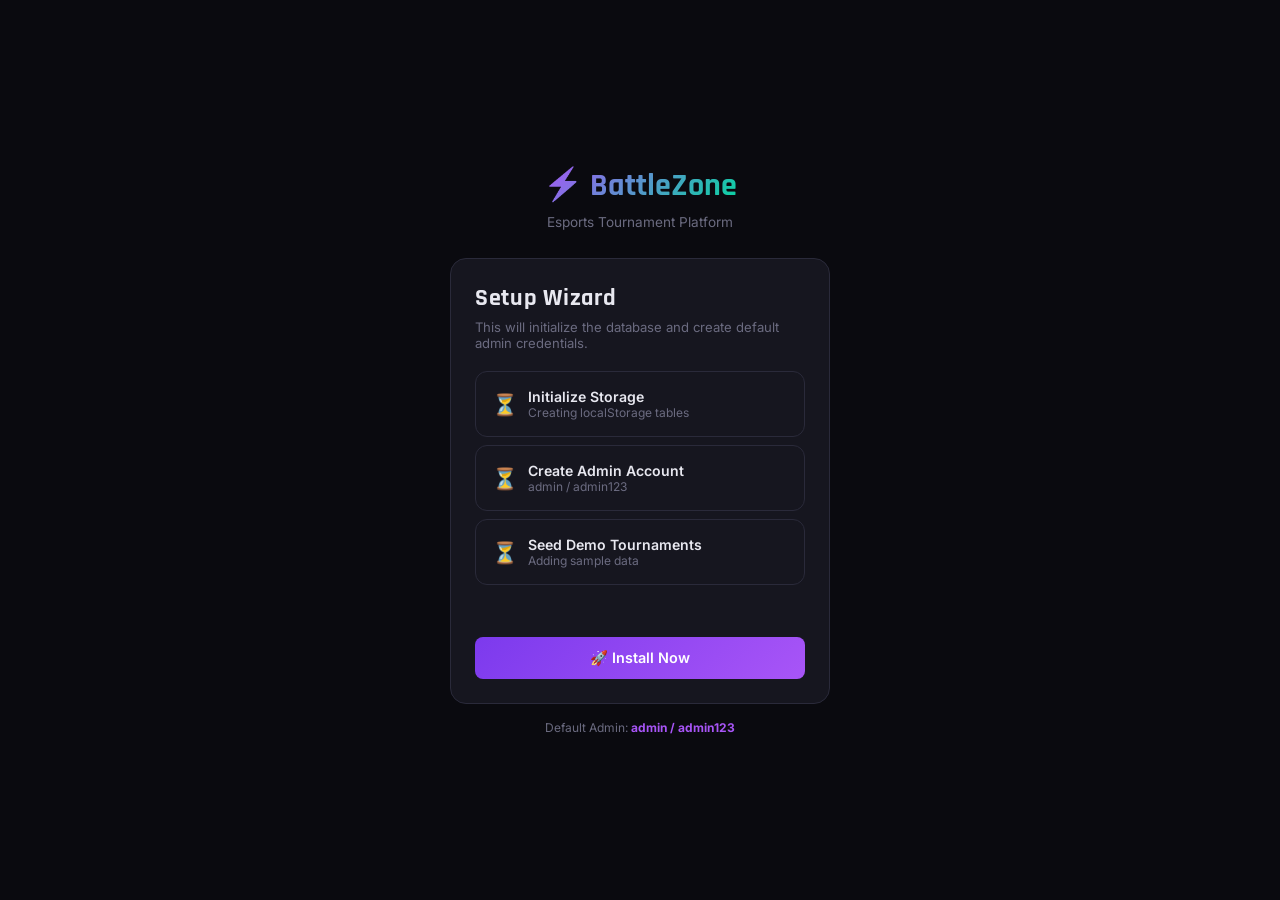
<file: esports/install.html>
<!DOCTYPE html>
<html lang="en">
<head>
<meta charset="UTF-8"><meta name="viewport" content="width=device-width,initial-scale=1">
<title>BattleZone – Install</title>
<link rel="stylesheet" href="css/style.css">
</head>
<body>
<div class="auth-wrap">
  <div class="auth-logo">⚡ BattleZone</div>
  <p class="auth-sub">Esports Tournament Platform</p>
  <div class="auth-card">
    <h2 style="margin-bottom:6px">Setup Wizard</h2>
    <p style="font-size:0.82rem;color:var(--muted);margin-bottom:20px">This will initialize the database and create default admin credentials.</p>
    <div id="steps">
      <div class="card" style="margin-bottom:8px">
        <div style="display:flex;align-items:center;gap:10px">
          <span id="s1" style="font-size:1.3rem">⏳</span>
          <div><div style="font-size:0.88rem;font-weight:600">Initialize Storage</div>
          <div style="font-size:0.75rem;color:var(--muted)">Creating localStorage tables</div></div>
        </div>
      </div>
      <div class="card" style="margin-bottom:8px">
        <div style="display:flex;align-items:center;gap:10px">
          <span id="s2" style="font-size:1.3rem">⏳</span>
          <div><div style="font-size:0.88rem;font-weight:600">Create Admin Account</div>
          <div style="font-size:0.75rem;color:var(--muted)">admin / admin123</div></div>
        </div>
      </div>
      <div class="card" style="margin-bottom:8px">
        <div style="display:flex;align-items:center;gap:10px">
          <span id="s3" style="font-size:1.3rem">⏳</span>
          <div><div style="font-size:0.88rem;font-weight:600">Seed Demo Tournaments</div>
          <div style="font-size:0.75rem;color:var(--muted)">Adding sample data</div></div>
        </div>
      </div>
    </div>
    <div id="msg" style="margin:16px 0;text-align:center;font-size:0.85rem;min-height:20px"></div>
    <button class="btn btn-primary" id="installBtn" onclick="runInstall()">🚀 Install Now</button>
    <div id="doneSection" style="display:none;margin-top:12px">
      <a href="admin/login.html" class="btn btn-success" style="margin-bottom:8px">Go to Admin Panel →</a>
      <a href="login.html" class="btn btn-outline">Go to User App →</a>
    </div>
  </div>
  <p style="margin-top:16px;font-size:0.75rem;color:var(--muted)">Default Admin: <strong style="color:var(--accent2)">admin / admin123</strong></p>
</div>
<script src="js/app.js"></script>
<script>
function step(id, done) {
  document.getElementById(id).textContent = done ? '✅' : '⏳';
}
async function sleep(ms) { return new Promise(r => setTimeout(r, ms)); }
async function runInstall() {
  const btn = document.getElementById('installBtn');
  btn.disabled = true; btn.textContent = 'Installing...';
  const msg = document.getElementById('msg');

  await sleep(600);
  // Step 1
  localStorage.clear();
  DB.set('users', []);
  DB.set('tournaments', []);
  DB.set('participants', []);
  DB.set('transactions', []);
  step('s1', true); msg.textContent = 'Storage initialized...';

  await sleep(600);
  // Step 2 – Admin
  DB.set('admins', [{ id: 1, username: 'admin', password: 'admin123' }]);
  step('s2', true); msg.textContent = 'Admin created...';

  await sleep(600);
  // Step 3 – Demo tournaments
  const now = Date.now();
  const demos = [
    { id: now+1, title: 'BGMI Pro League S1', game_name: 'BGMI', entry_fee: 50, prize_pool: 5000, match_time: new Date(Date.now()+86400000*2).toISOString(), commission_pct: 20, status: 'upcoming', room_id: '', room_password: '', winner_id: null, created_at: new Date().toISOString() },
    { id: now+2, title: 'Free Fire Grand Cup', game_name: 'Free Fire', entry_fee: 30, prize_pool: 3000, match_time: new Date(Date.now()+86400000).toISOString(), commission_pct: 20, status: 'live', room_id: 'FF2024', room_password: 'ff@123', winner_id: null, created_at: new Date().toISOString() },
    { id: now+3, title: 'Valorant Open', game_name: 'Valorant', entry_fee: 100, prize_pool: 10000, match_time: new Date(Date.now()+86400000*5).toISOString(), commission_pct: 15, status: 'upcoming', room_id: '', room_password: '', winner_id: null, created_at: new Date().toISOString() },
    { id: now+4, title: 'COD Mobile Blitz', game_name: 'COD Mobile', entry_fee: 25, prize_pool: 2000, match_time: new Date(Date.now()-86400000).toISOString(), commission_pct: 20, status: 'completed', room_id: 'COD99', room_password: 'cod@99', winner_id: null, created_at: new Date().toISOString() },
  ];
  DB.set('tournaments', demos);
  DB.set('installed', true);
  step('s3', true);
  msg.style.color = 'var(--accent3)';
  msg.textContent = '✅ Installation complete!';
  btn.style.display = 'none';
  document.getElementById('doneSection').style.display = 'block';
}
</script>
</body>
</html>
</file>
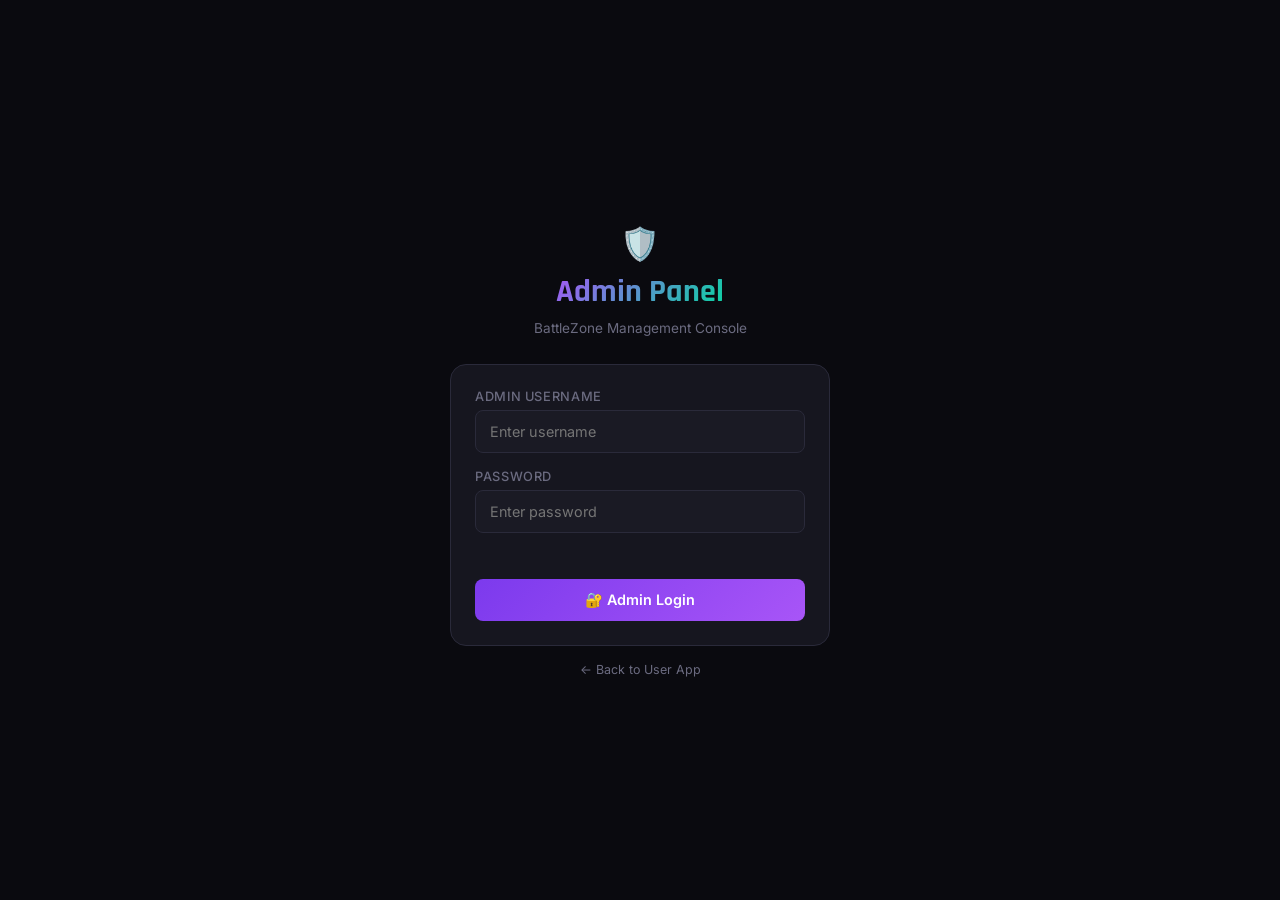
<file: esports/admin/login.html>
<!DOCTYPE html>
<html lang="en">
<head>
<meta charset="UTF-8"><meta name="viewport" content="width=device-width,initial-scale=1">
<title>BattleZone – Admin Login</title>
<link rel="stylesheet" href="../css/style.css">
</head>
<body>
<div class="auth-wrap">
  <div style="font-size:2rem;margin-bottom:8px">🛡️</div>
  <div class="auth-logo">Admin Panel</div>
  <p class="auth-sub">BattleZone Management Console</p>

  <div class="auth-card">
    <div class="form-group">
      <label class="form-label">Admin Username</label>
      <input class="form-input" type="text" id="user" placeholder="Enter username" autocomplete="username">
    </div>
    <div class="form-group">
      <label class="form-label">Password</label>
      <input class="form-input" type="password" id="pass" placeholder="Enter password" autocomplete="current-password">
    </div>
    <div id="err" style="font-size:0.82rem;color:var(--red);margin-bottom:12px;min-height:18px"></div>
    <button class="btn btn-primary" onclick="doLogin()">🔐 Admin Login</button>
  </div>

  <a href="../index.html" style="margin-top:16px;font-size:0.78rem;color:var(--muted);text-decoration:none">← Back to User App</a>
</div>

<script src="../js/app.js"></script>
<script>
  if (DB.get('currentAdmin')) window.location.href = 'index.html';

  function doLogin() {
    const u = document.getElementById('user').value.trim();
    const p = document.getElementById('pass').value;
    const err = document.getElementById('err');
    if (!u || !p) { err.textContent = 'Please fill all fields'; return; }
    const admins = DB.get('admins') || [];
    const admin = admins.find(a => a.username === u && a.password === p);
    if (!admin) { err.textContent = '❌ Invalid credentials'; return; }
    DB.set('currentAdmin', admin);
    window.location.href = 'index.html';
  }

  document.addEventListener('keydown', e => { if (e.key === 'Enter') doLogin(); });
</script>
</body>
</html>
</file>
<file: esports/css/style.css>
/* ── Reset & Base ─────────────────────────────────────────────────────────── */
@import url('https://fonts.googleapis.com/css2?family=Rajdhani:wght@400;500;600;700&family=Inter:wght@300;400;500;600&display=swap');

*, *::before, *::after { box-sizing: border-box; margin: 0; padding: 0; }

:root {
  --bg: #0a0a0f;
  --bg2: #111118;
  --bg3: #1a1a24;
  --card: #16161f;
  --border: #2a2a3a;
  --accent: #7c3aed;
  --accent2: #a855f7;
  --accent3: #06d6a0;
  --red: #ef4444;
  --yellow: #f59e0b;
  --text: #e8e8f0;
  --muted: #6b6b80;
  --radius: 12px;
  --shadow: 0 4px 24px rgba(0,0,0,0.4);
}

html { overflow-x: hidden; }
body {
  font-family: 'Inter', sans-serif;
  background: var(--bg);
  color: var(--text);
  min-height: 100vh;
  user-select: none;
  -webkit-user-select: none;
  overflow-x: hidden;
}

/* ── Typography ───────────────────────────────────────────────────────────── */
h1,h2,h3,h4 { font-family: 'Rajdhani', sans-serif; font-weight: 700; letter-spacing: 0.03em; }
h1 { font-size: 2rem; }
h2 { font-size: 1.5rem; }
h3 { font-size: 1.2rem; }

/* ── Layout ───────────────────────────────────────────────────────────────── */
.container { max-width: 480px; margin: 0 auto; padding: 0 16px; }
.page-wrap { padding-bottom: 80px; }

/* ── Navbar ───────────────────────────────────────────────────────────────── */
.navbar {
  position: sticky; top: 0; z-index: 100;
  background: rgba(10,10,15,0.95);
  backdrop-filter: blur(12px);
  border-bottom: 1px solid var(--border);
  padding: 14px 20px;
  display: flex; align-items: center; justify-content: space-between;
}
.navbar-brand {
  font-family: 'Rajdhani', sans-serif;
  font-size: 1.4rem; font-weight: 700;
  background: linear-gradient(135deg, var(--accent2), var(--accent3));
  -webkit-background-clip: text; -webkit-text-fill-color: transparent;
  background-clip: text;
}
.navbar-wallet {
  font-size: 0.85rem; color: var(--accent3);
  background: rgba(6,214,160,0.1);
  border: 1px solid rgba(6,214,160,0.2);
  padding: 5px 12px; border-radius: 20px;
  font-weight: 600;
}

/* ── Bottom Nav ───────────────────────────────────────────────────────────── */
.bottom-nav {
  position: fixed; bottom: 0; left: 50%; transform: translateX(-50%);
  width: 100%; max-width: 480px;
  background: rgba(17,17,24,0.98);
  backdrop-filter: blur(12px);
  border-top: 1px solid var(--border);
  display: flex; z-index: 100;
}
.bottom-nav a {
  flex: 1; display: flex; flex-direction: column; align-items: center;
  padding: 10px 0; text-decoration: none; color: var(--muted);
  font-size: 0.65rem; font-weight: 500; gap: 4px;
  transition: color 0.2s;
}
.bottom-nav a.active, .bottom-nav a:hover { color: var(--accent2); }
.bottom-nav a svg { width: 22px; height: 22px; }

/* ── Cards ────────────────────────────────────────────────────────────────── */
.card {
  background: var(--card);
  border: 1px solid var(--border);
  border-radius: var(--radius);
  padding: 16px;
  margin-bottom: 12px;
}
.card-highlight {
  background: linear-gradient(135deg, rgba(124,58,237,0.15), rgba(168,85,247,0.08));
  border-color: rgba(124,58,237,0.3);
}

/* ── Tournament Card ──────────────────────────────────────────────────────── */
.t-card {
  background: var(--card);
  border: 1px solid var(--border);
  border-radius: var(--radius);
  padding: 16px;
  margin-bottom: 14px;
  position: relative;
  overflow: hidden;
}
.t-card::before {
  content: '';
  position: absolute; top: 0; left: 0; right: 0; height: 2px;
  background: linear-gradient(90deg, var(--accent), var(--accent3));
}
.t-card-title { font-family: 'Rajdhani', sans-serif; font-size: 1.1rem; font-weight: 700; margin-bottom: 4px; }
.t-card-game { font-size: 0.75rem; color: var(--accent2); font-weight: 500; text-transform: uppercase; letter-spacing: 0.08em; margin-bottom: 12px; }
.t-card-row { display: flex; justify-content: space-between; margin-bottom: 8px; }
.t-card-stat { text-align: center; }
.t-card-stat-val { font-family: 'Rajdhani', sans-serif; font-size: 1rem; font-weight: 700; color: var(--accent3); }
.t-card-stat-lbl { font-size: 0.65rem; color: var(--muted); text-transform: uppercase; letter-spacing: 0.06em; }
.t-card-time { font-size: 0.75rem; color: var(--muted); margin-bottom: 12px; }

/* ── Buttons ──────────────────────────────────────────────────────────────── */
.btn {
  display: inline-flex; align-items: center; justify-content: center;
  padding: 12px 20px; border-radius: 8px; border: none;
  font-family: 'Inter', sans-serif; font-size: 0.9rem; font-weight: 600;
  cursor: pointer; transition: all 0.2s; text-decoration: none;
  gap: 6px; width: 100%;
}
.btn-primary {
  background: linear-gradient(135deg, var(--accent), var(--accent2));
  color: white;
}
.btn-primary:hover { opacity: 0.9; transform: translateY(-1px); }
.btn-outline {
  background: transparent;
  border: 1px solid var(--accent);
  color: var(--accent2);
}
.btn-success {
  background: linear-gradient(135deg, #059669, var(--accent3));
  color: white;
}
.btn-danger { background: var(--red); color: white; }
.btn-sm { padding: 8px 14px; font-size: 0.8rem; width: auto; }
.btn:disabled { opacity: 0.5; cursor: not-allowed; transform: none !important; }

/* ── Forms ────────────────────────────────────────────────────────────────── */
.form-group { margin-bottom: 16px; }
.form-label { display: block; font-size: 0.8rem; color: var(--muted); margin-bottom: 6px; font-weight: 500; text-transform: uppercase; letter-spacing: 0.05em; }
.form-input {
  width: 100%; padding: 12px 14px;
  background: var(--bg3); border: 1px solid var(--border);
  border-radius: 8px; color: var(--text);
  font-family: 'Inter', sans-serif; font-size: 0.9rem;
  transition: border-color 0.2s;
}
.form-input:focus { outline: none; border-color: var(--accent); }
.form-input option { background: var(--bg3); }
select.form-input { cursor: pointer; }

/* ── Tabs ─────────────────────────────────────────────────────────────────── */
.tabs { display: flex; background: var(--bg3); border-radius: 10px; padding: 4px; margin-bottom: 16px; }
.tab-btn {
  flex: 1; padding: 10px; border: none; background: none;
  color: var(--muted); font-size: 0.85rem; font-weight: 600;
  border-radius: 7px; cursor: pointer; transition: all 0.2s;
  font-family: 'Inter', sans-serif;
}
.tab-btn.active { background: var(--accent); color: white; }
.tab-content { display: none; }
.tab-content.active { display: block; }

/* ── Status Badge ─────────────────────────────────────────────────────────── */
.badge {
  display: inline-block; padding: 3px 10px; border-radius: 20px;
  font-size: 0.7rem; font-weight: 600; letter-spacing: 0.05em;
}
.badge-upcoming { background: rgba(245,158,11,0.15); color: var(--yellow); border: 1px solid rgba(245,158,11,0.3); }
.badge-live { background: rgba(239,68,68,0.15); color: var(--red); border: 1px solid rgba(239,68,68,0.3); animation: pulse 1.5s infinite; }
.badge-completed { background: rgba(6,214,160,0.15); color: var(--accent3); border: 1px solid rgba(6,214,160,0.3); }
@keyframes pulse { 0%,100% { opacity: 1; } 50% { opacity: 0.6; } }

/* ── Toast ────────────────────────────────────────────────────────────────── */
.toast {
  position: fixed; top: 80px; left: 50%; transform: translateX(-50%) translateY(-20px);
  background: var(--bg3); border: 1px solid var(--border);
  color: var(--text); padding: 12px 24px; border-radius: 8px;
  font-size: 0.875rem; font-weight: 500; z-index: 9999;
  opacity: 0; transition: all 0.3s; white-space: nowrap;
  max-width: 90vw; text-align: center;
}
.toast.show { opacity: 1; transform: translateX(-50%) translateY(0); }
.toast-success { border-color: var(--accent3); color: var(--accent3); }
.toast-error { border-color: var(--red); color: var(--red); }

/* ── Section Header ───────────────────────────────────────────────────────── */
.section-title { font-family: 'Rajdhani', sans-serif; font-size: 1rem; font-weight: 700; color: var(--muted); text-transform: uppercase; letter-spacing: 0.1em; margin: 20px 0 12px; }

/* ── Empty State ──────────────────────────────────────────────────────────── */
.empty { text-align: center; padding: 40px 20px; color: var(--muted); }
.empty-icon { font-size: 3rem; margin-bottom: 12px; }
.empty p { font-size: 0.9rem; }

/* ── Room Info ────────────────────────────────────────────────────────────── */
.room-info {
  background: rgba(6,214,160,0.08);
  border: 1px solid rgba(6,214,160,0.25);
  border-radius: 10px; padding: 14px; margin-top: 10px;
}
.room-row { display: flex; justify-content: space-between; align-items: center; margin-bottom: 6px; }
.room-label { font-size: 0.75rem; color: var(--muted); }
.room-val { font-family: 'Rajdhani', sans-serif; font-size: 1rem; font-weight: 700; color: var(--accent3); letter-spacing: 0.1em; }

/* ── Transaction ──────────────────────────────────────────────────────────── */
.txn { display: flex; justify-content: space-between; align-items: center; padding: 12px 0; border-bottom: 1px solid var(--border); }
.txn:last-child { border-bottom: none; }
.txn-desc { font-size: 0.85rem; }
.txn-date { font-size: 0.7rem; color: var(--muted); margin-top: 2px; }
.txn-amt { font-family: 'Rajdhani', sans-serif; font-size: 1rem; font-weight: 700; }
.txn-credit { color: var(--accent3); }
.txn-debit { color: var(--red); }

/* ── Page Hero ────────────────────────────────────────────────────────────── */
.hero {
  background: linear-gradient(135deg, rgba(124,58,237,0.2), rgba(6,214,160,0.1));
  border: 1px solid rgba(124,58,237,0.2);
  border-radius: var(--radius); padding: 20px 16px; margin: 16px 0;
  text-align: center;
}
.hero-val { font-family: 'Rajdhani', sans-serif; font-size: 2.5rem; font-weight: 700; color: var(--accent3); }
.hero-lbl { font-size: 0.8rem; color: var(--muted); text-transform: uppercase; letter-spacing: 0.08em; margin-top: 4px; }

/* ── Scrollbar ────────────────────────────────────────────────────────────── */
::-webkit-scrollbar { width: 4px; }
::-webkit-scrollbar-track { background: var(--bg); }
::-webkit-scrollbar-thumb { background: var(--border); border-radius: 2px; }

/* ── Login page ───────────────────────────────────────────────────────────── */
.auth-wrap {
  min-height: 100vh; display: flex; flex-direction: column;
  align-items: center; justify-content: center; padding: 20px;
}
.auth-logo {
  font-family: 'Rajdhani', sans-serif; font-size: 2rem; font-weight: 700;
  background: linear-gradient(135deg, var(--accent2), var(--accent3));
  -webkit-background-clip: text; -webkit-text-fill-color: transparent;
  background-clip: text; margin-bottom: 8px;
}
.auth-sub { font-size: 0.85rem; color: var(--muted); margin-bottom: 28px; }
.auth-card { background: var(--card); border: 1px solid var(--border); border-radius: 16px; padding: 24px; width: 100%; max-width: 380px; }

/* ── Admin specific ───────────────────────────────────────────────────────── */
.admin-layout { display: flex; min-height: 100vh; }
.admin-sidebar {
  width: 220px; background: var(--bg2); border-right: 1px solid var(--border);
  padding: 20px 0; position: sticky; top: 0; height: 100vh;
  overflow-y: auto; flex-shrink: 0;
}
.admin-sidebar-brand {
  font-family: 'Rajdhani', sans-serif; font-size: 1.3rem; font-weight: 700;
  padding: 0 20px 20px;
  background: linear-gradient(135deg, var(--accent2), var(--accent3));
  -webkit-background-clip: text; -webkit-text-fill-color: transparent;
  background-clip: text; border-bottom: 1px solid var(--border);
  display: block; margin-bottom: 12px;
}
.admin-nav-link {
  display: flex; align-items: center; gap: 10px;
  padding: 11px 20px; color: var(--muted); text-decoration: none;
  font-size: 0.88rem; font-weight: 500; transition: all 0.2s;
}
.admin-nav-link:hover, .admin-nav-link.active { color: var(--text); background: rgba(124,58,237,0.12); border-left: 3px solid var(--accent); }
.admin-main { flex: 1; padding: 24px; overflow-y: auto; }
.stat-grid { display: grid; grid-template-columns: repeat(2, 1fr); gap: 12px; margin-bottom: 24px; }
.stat-card {
  background: var(--card); border: 1px solid var(--border);
  border-radius: var(--radius); padding: 16px; text-align: center;
}
.stat-val { font-family: 'Rajdhani', sans-serif; font-size: 1.8rem; font-weight: 700; color: var(--accent2); }
.stat-lbl { font-size: 0.7rem; color: var(--muted); text-transform: uppercase; letter-spacing: 0.06em; margin-top: 4px; }

@media (max-width: 600px) {
  .admin-sidebar { display: none; }
  .admin-main { padding: 16px; }
}

/* ── Table ────────────────────────────────────────────────────────────────── */
.tbl { width: 100%; border-collapse: collapse; font-size: 0.83rem; }
.tbl th { color: var(--muted); font-weight: 600; text-transform: uppercase; letter-spacing: 0.05em; font-size: 0.7rem; padding: 10px 8px; border-bottom: 1px solid var(--border); text-align: left; }
.tbl td { padding: 10px 8px; border-bottom: 1px solid rgba(42,42,58,0.5); vertical-align: middle; }
.tbl tr:hover td { background: rgba(255,255,255,0.02); }

/* ── Mobile admin nav ─────────────────────────────────────────────────────── */
.admin-mobile-nav {
  display: none;
  position: fixed; bottom: 0; width: 100%;
  background: var(--bg2); border-top: 1px solid var(--border);
  z-index: 100;
}
@media (max-width: 600px) {
  .admin-mobile-nav { display: flex; }
  .admin-mobile-nav a {
    flex: 1; padding: 10px 0; text-align: center;
    color: var(--muted); font-size: 0.6rem; text-decoration: none;
    display: flex; flex-direction: column; align-items: center; gap: 3px;
  }
  .admin-mobile-nav a.active, .admin-mobile-nav a:hover { color: var(--accent2); }
}
</file>
